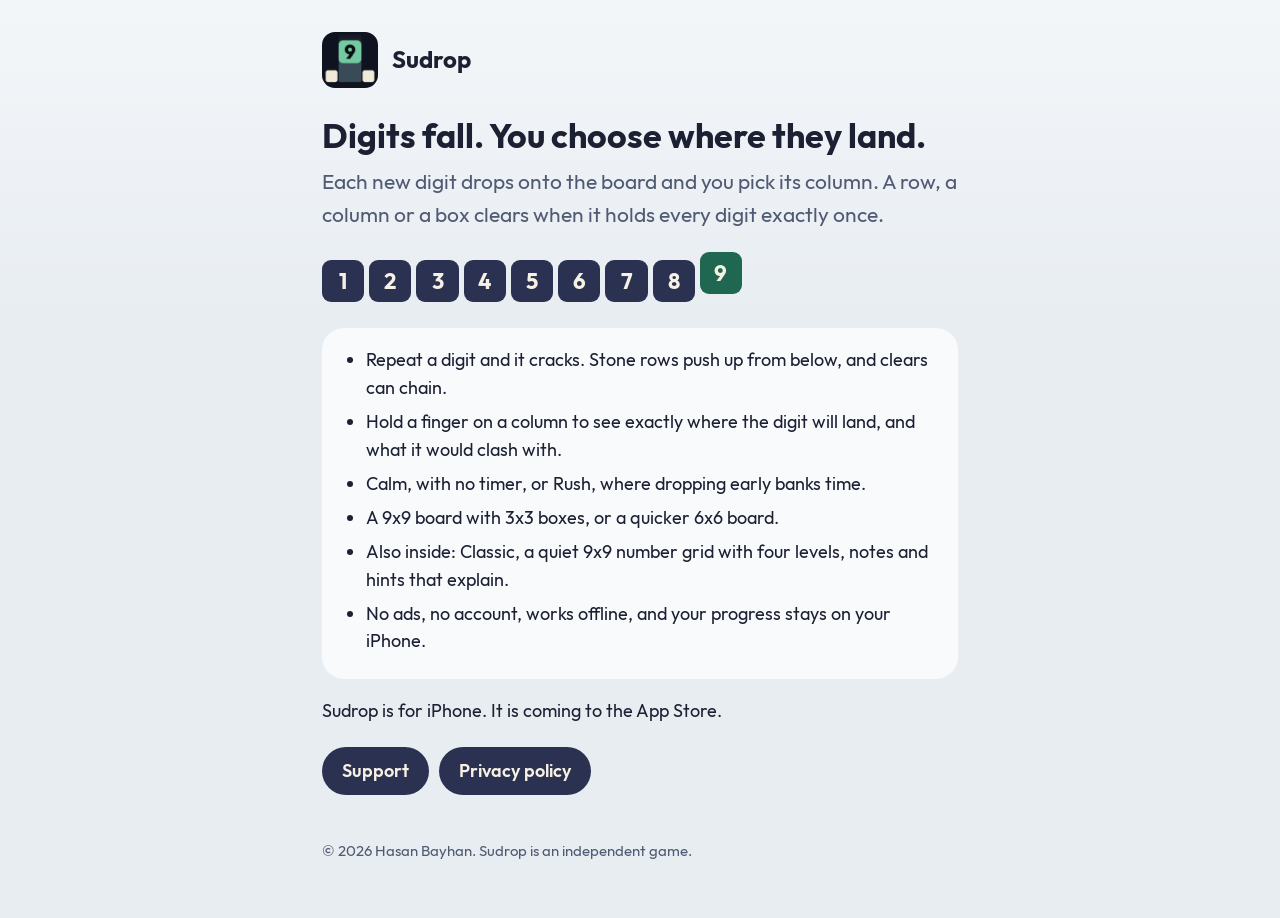
<file: index.html>
<!doctype html>
<html lang="en">
<head>
<meta charset="utf-8">
<meta name="viewport" content="width=device-width, initial-scale=1">
<title>Sudrop - a falling digit puzzle</title>
<meta name="description" content="Sudrop is a falling digit puzzle for iPhone. Digits fall and you pick the column. Fill a row, column or box with every digit once and it clears.">
<link rel="icon" type="image/png" href="assets/icon-256.png">
<link rel="apple-touch-icon" href="assets/icon-256.png">
<link rel="stylesheet" href="assets/site.css">
</head>
<body>
<main>
  <header class="site"><img src="assets/icon-256.png" alt="Sudrop app icon"><a href="./">Sudrop</a></header>

  <h1>Digits fall. You choose where they land.</h1>
  <p class="lead">Each new digit drops onto the board and you pick its column. A row, a column or a box clears when it holds every digit exactly once.</p>

  <div class="row" aria-hidden="true"><span>1</span><span>2</span><span>3</span><span>4</span><span>5</span><span>6</span><span>7</span><span>8</span><span class="fall">9</span></div>

  <div class="card">
    <ul>
      <li>Repeat a digit and it cracks. Stone rows push up from below, and clears can chain.</li>
      <li>Hold a finger on a column to see exactly where the digit will land, and what it would clash with.</li>
      <li>Calm, with no timer, or Rush, where dropping early banks time.</li>
      <li>A 9x9 board with 3x3 boxes, or a quicker 6x6 board.</li>
      <li>Also inside: Classic, a quiet 9x9 number grid with four levels, notes and hints that explain.</li>
      <li>No ads, no account, works offline, and your progress stays on your iPhone.</li>
    </ul>
  </div>

  <p>Sudrop is for iPhone. It is coming to the App Store.</p>

  <nav class="links" aria-label="Pages">
    <a href="support/">Support</a>
    <a href="privacy/">Privacy policy</a>
  </nav>

  <footer>&copy; 2026 Hasan Bayhan. Sudrop is an independent game.</footer>
</main>
</body>
</html>
</file>
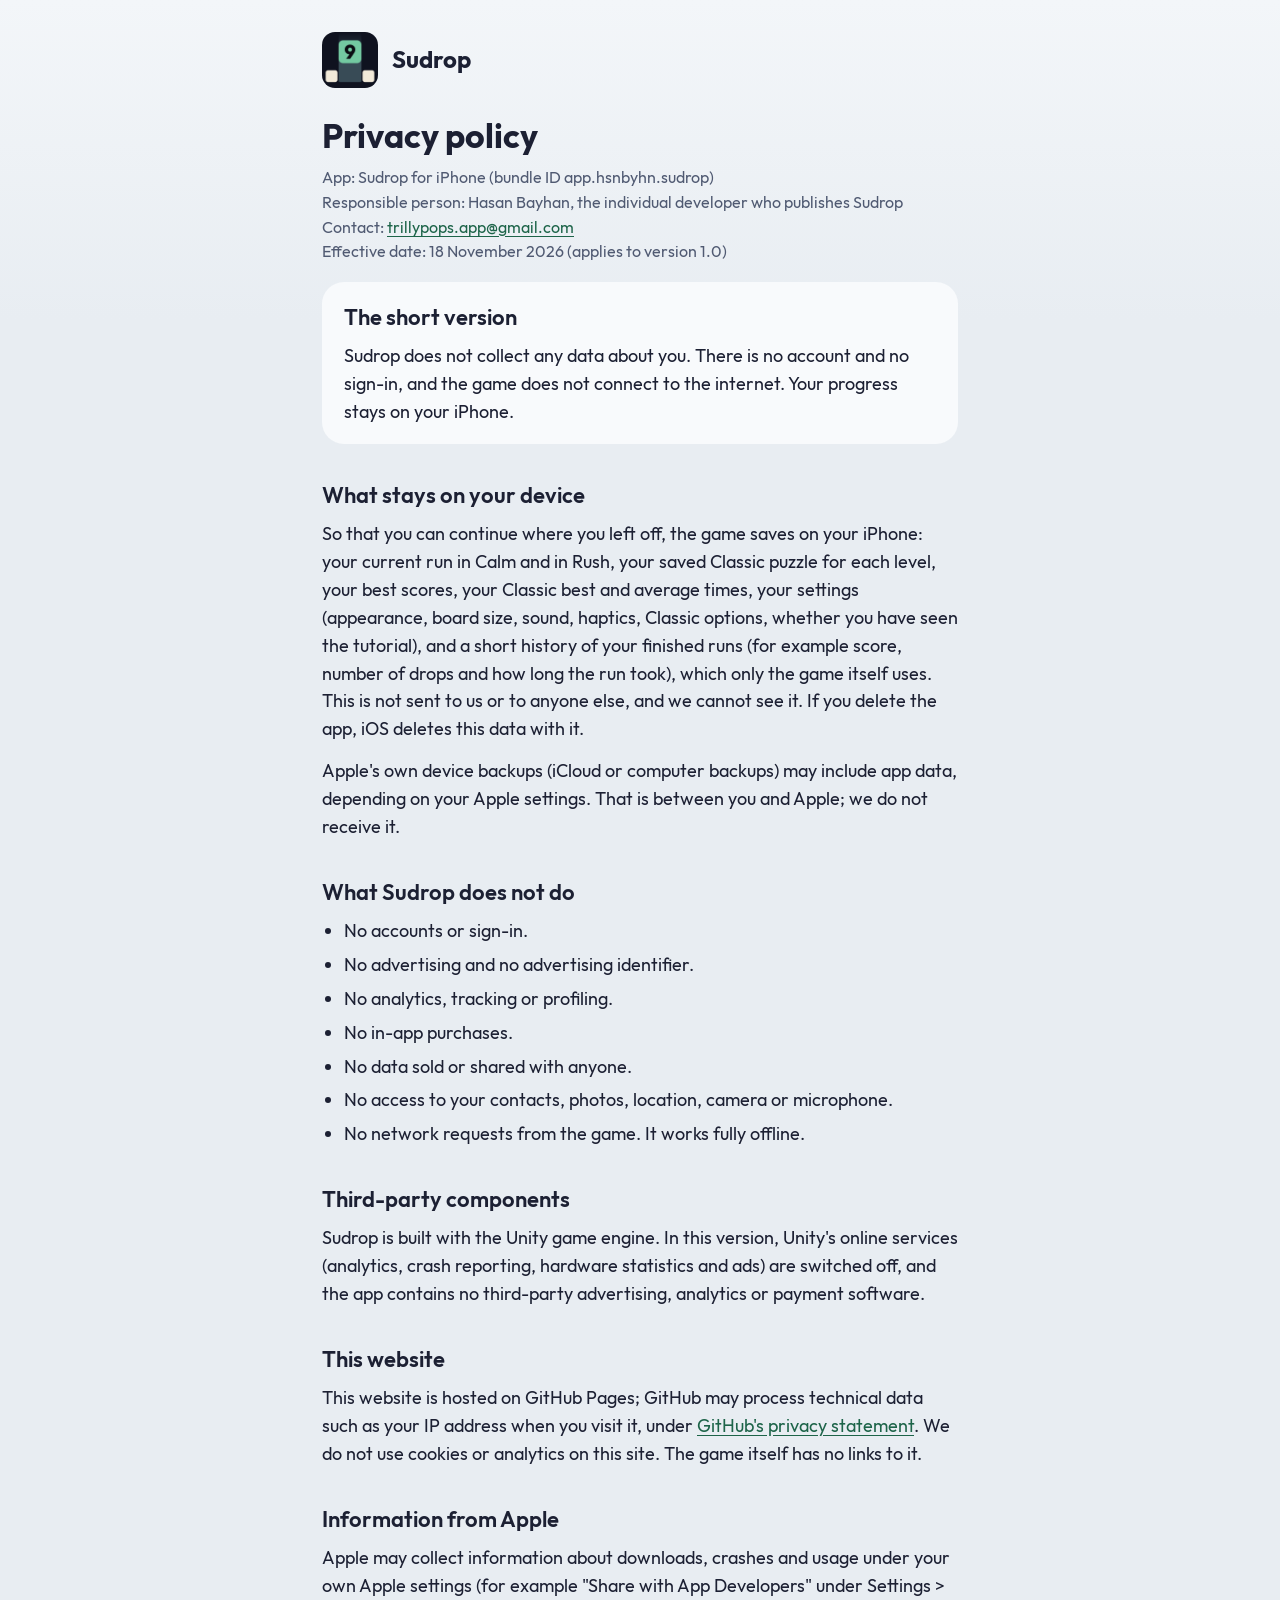
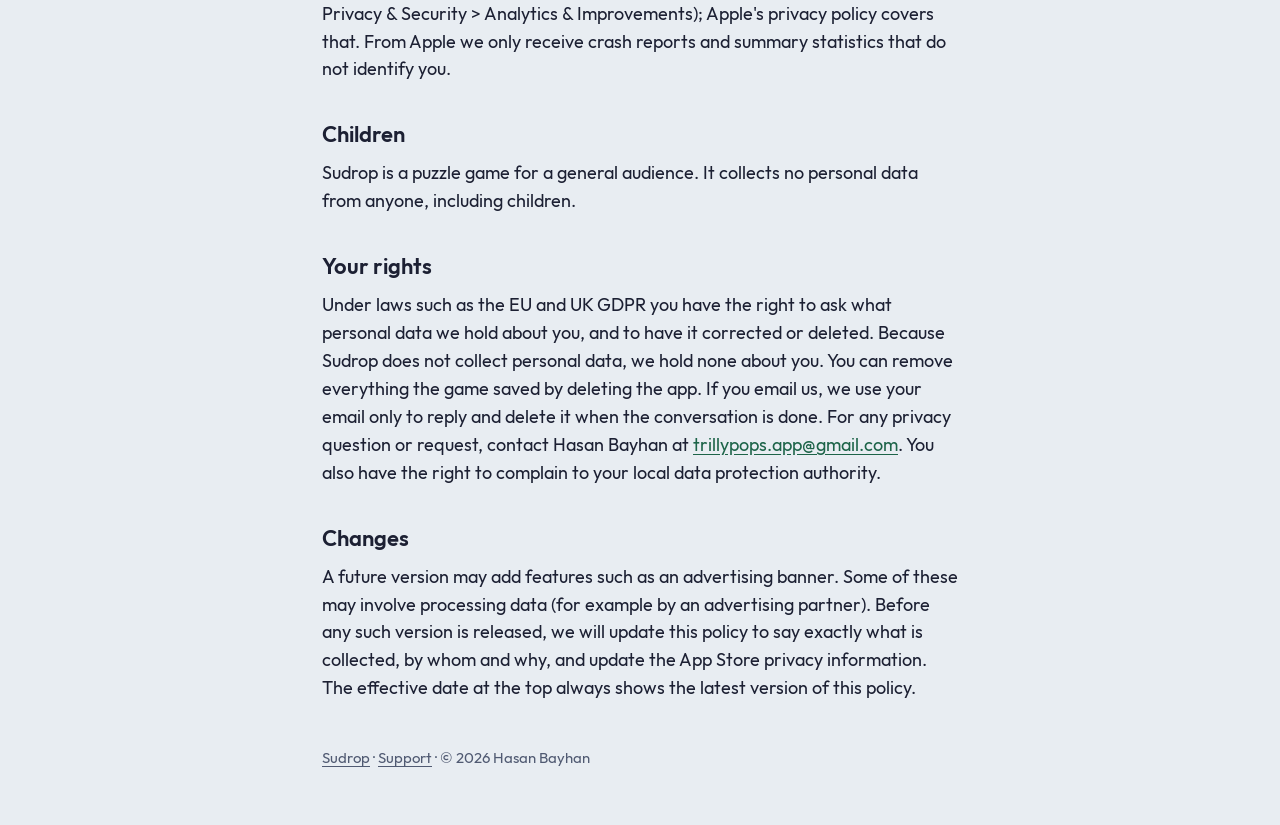
<file: privacy/index.html>
<!doctype html>
<html lang="en">
<head>
<meta charset="utf-8">
<meta name="viewport" content="width=device-width, initial-scale=1">
<title>Sudrop - Privacy policy</title>
<meta name="description" content="Sudrop privacy policy: the app collects no data. No ads, no analytics, no account; progress stays on your device.">
<link rel="icon" type="image/png" href="../assets/icon-256.png">
<link rel="stylesheet" href="../assets/site.css">
</head>
<body>
<main>
  <header class="site"><img src="../assets/icon-256.png" alt="Sudrop app icon"><a href="../">Sudrop</a></header>

  <h1>Privacy policy</h1>
  <p class="meta">App: Sudrop for iPhone (bundle ID app.hsnbyhn.sudrop)<br>
  Responsible person: Hasan Bayhan, the individual developer who publishes Sudrop<br>
  Contact: <a href="mailto:trillypops.app@gmail.com">trillypops.app@gmail.com</a><br>
  Effective date: 18 November 2026 (applies to version 1.0)</p>

  <div class="card">
    <h2 style="margin-top:0">The short version</h2>
    <p>Sudrop does not collect any data about you. There is no account and no sign-in, and the game does not connect to the internet. Your progress stays on your iPhone.</p>
  </div>

  <h2>What stays on your device</h2>
  <p>So that you can continue where you left off, the game saves on your iPhone: your current run in Calm and in Rush, your saved Classic puzzle for each level, your best scores, your Classic best and average times, your settings (appearance, board size, sound, haptics, Classic options, whether you have seen the tutorial), and a short history of your finished runs (for example score, number of drops and how long the run took), which only the game itself uses. This is not sent to us or to anyone else, and we cannot see it. If you delete the app, iOS deletes this data with it.</p>
  <p>Apple's own device backups (iCloud or computer backups) may include app data, depending on your Apple settings. That is between you and Apple; we do not receive it.</p>

  <h2>What Sudrop does not do</h2>
  <ul>
    <li>No accounts or sign-in.</li>
    <li>No advertising and no advertising identifier.</li>
    <li>No analytics, tracking or profiling.</li>
    <li>No in-app purchases.</li>
    <li>No data sold or shared with anyone.</li>
    <li>No access to your contacts, photos, location, camera or microphone.</li>
    <li>No network requests from the game. It works fully offline.</li>
  </ul>

  <h2>Third-party components</h2>
  <p>Sudrop is built with the Unity game engine. In this version, Unity's online services (analytics, crash reporting, hardware statistics and ads) are switched off, and the app contains no third-party advertising, analytics or payment software.</p>

  <h2>This website</h2>
  <p>This website is hosted on GitHub Pages; GitHub may process technical data such as your IP address when you visit it, under <a href="https://docs.github.com/en/site-policy/privacy-policies/github-general-privacy-statement">GitHub's privacy statement</a>. We do not use cookies or analytics on this site. The game itself has no links to it.</p>

  <h2>Information from Apple</h2>
  <p>Apple may collect information about downloads, crashes and usage under your own Apple settings (for example "Share with App Developers" under Settings &gt; Privacy &amp; Security &gt; Analytics &amp; Improvements); Apple's privacy policy covers that. From Apple we only receive crash reports and summary statistics that do not identify you.</p>

  <h2>Children</h2>
  <p>Sudrop is a puzzle game for a general audience. It collects no personal data from anyone, including children.</p>

  <h2>Your rights</h2>
  <p>Under laws such as the EU and UK GDPR you have the right to ask what personal data we hold about you, and to have it corrected or deleted. Because Sudrop does not collect personal data, we hold none about you. You can remove everything the game saved by deleting the app. If you email us, we use your email only to reply and delete it when the conversation is done. For any privacy question or request, contact Hasan Bayhan at <a href="mailto:trillypops.app@gmail.com">trillypops.app@gmail.com</a>. You also have the right to complain to your local data protection authority.</p>

  <h2>Changes</h2>
  <p>A future version may add features such as an advertising banner. Some of these may involve processing data (for example by an advertising partner). Before any such version is released, we will update this policy to say exactly what is collected, by whom and why, and update the App Store privacy information. The effective date at the top always shows the latest version of this policy.</p>

  <footer><a href="../">Sudrop</a> &middot; <a href="../support/">Support</a> &middot; &copy; 2026 Hasan Bayhan</footer>
</main>
</body>
</html>
</file>
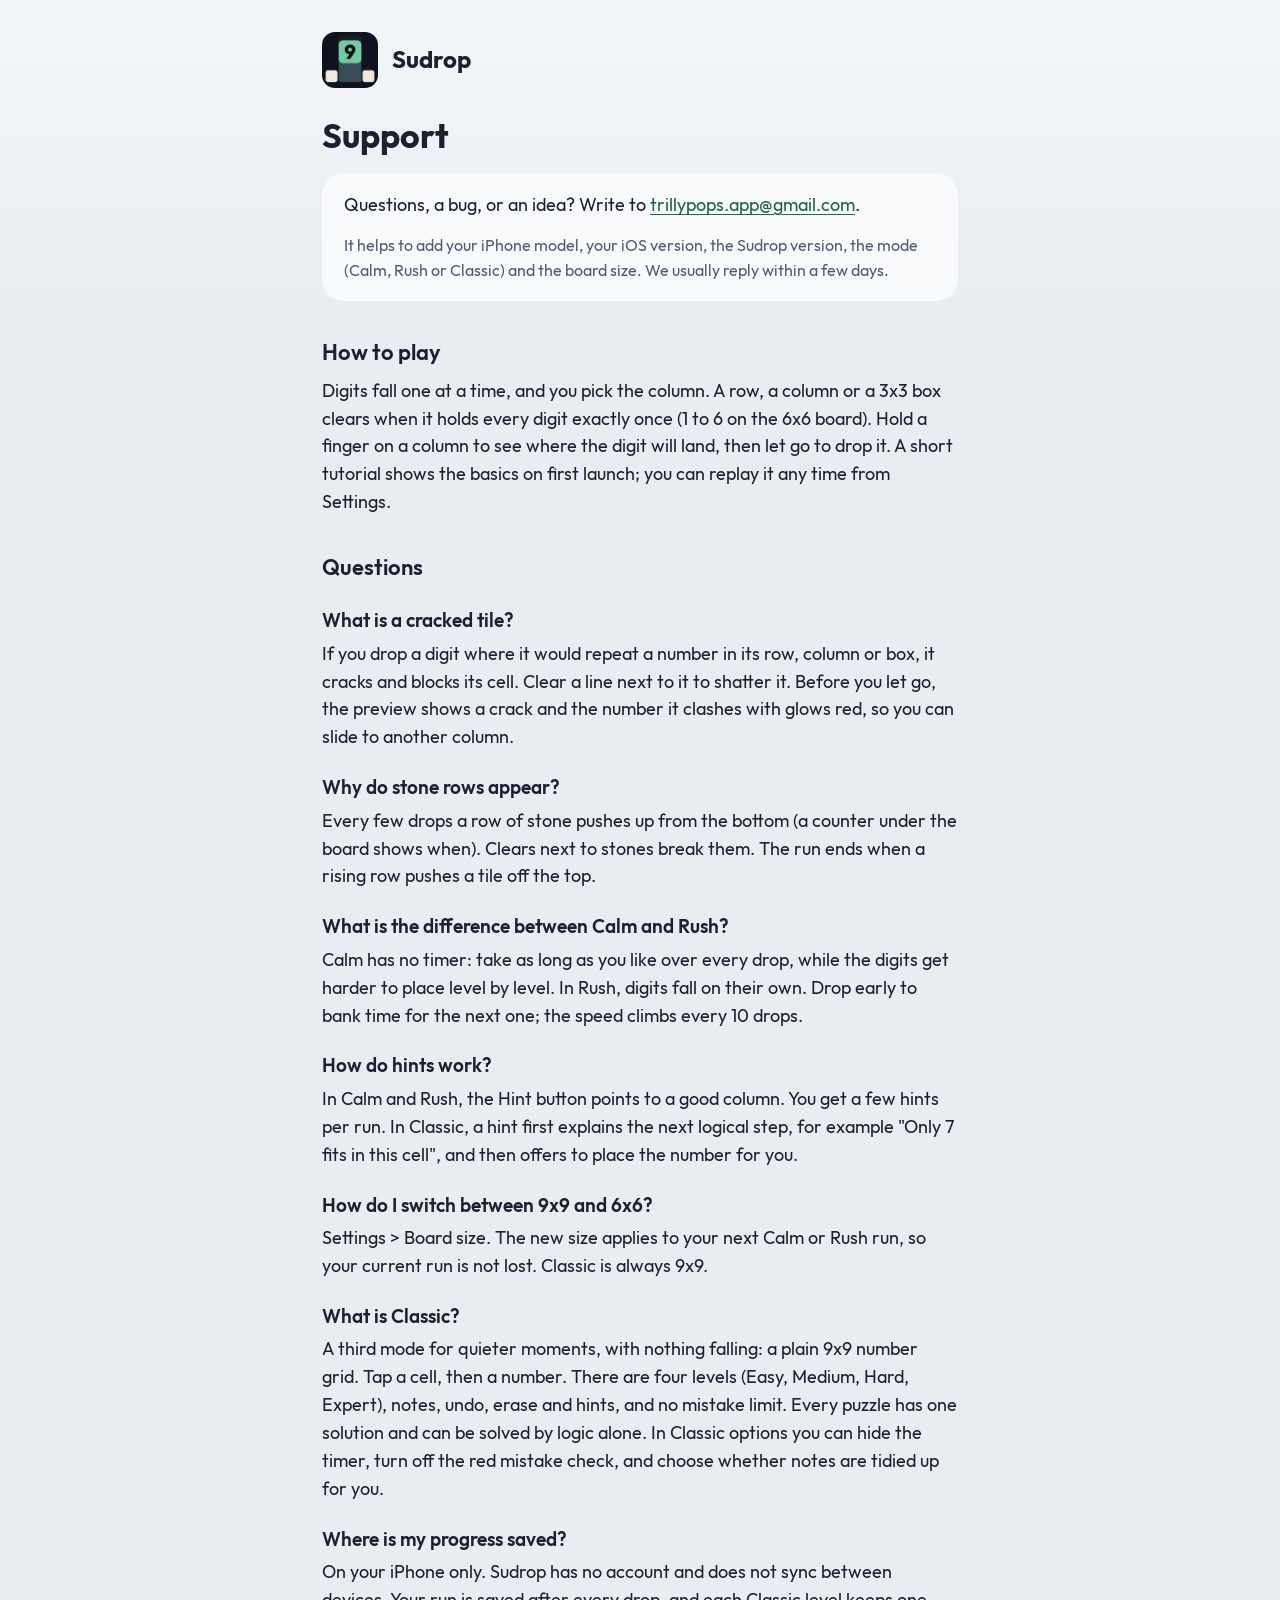
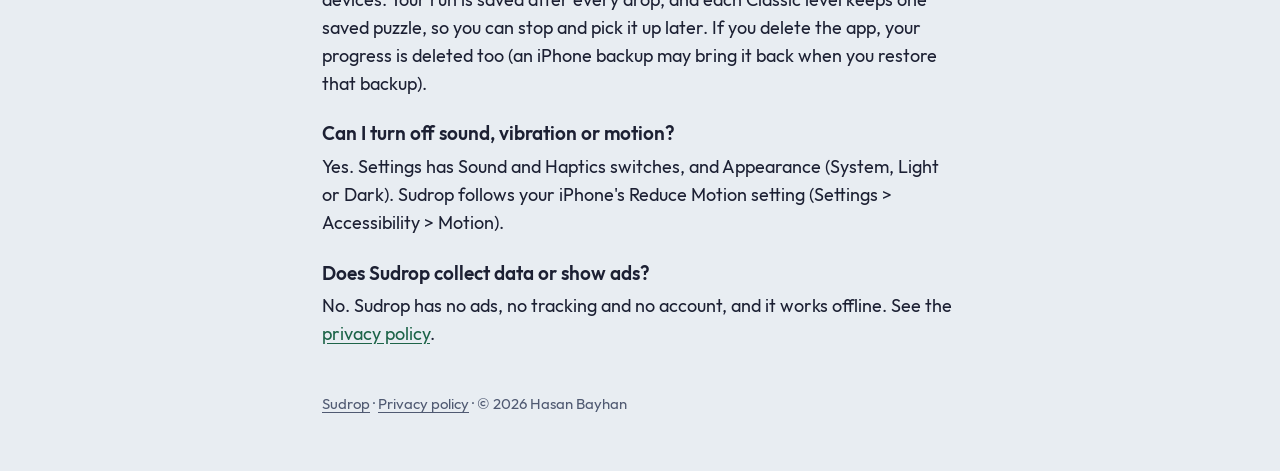
<file: support/index.html>
<!doctype html>
<html lang="en">
<head>
<meta charset="utf-8">
<meta name="viewport" content="width=device-width, initial-scale=1">
<title>Sudrop - Support</title>
<meta name="description" content="Help for Sudrop: contact, how to play, cracks and stone rows, Calm and Rush, hints, board size, Classic and saved progress.">
<link rel="icon" type="image/png" href="../assets/icon-256.png">
<link rel="stylesheet" href="../assets/site.css">
</head>
<body>
<main>
  <header class="site"><img src="../assets/icon-256.png" alt="Sudrop app icon"><a href="../">Sudrop</a></header>

  <h1>Support</h1>
  <div class="card">
    <p>Questions, a bug, or an idea? Write to <a href="mailto:trillypops.app@gmail.com?subject=Sudrop">trillypops.app@gmail.com</a>.</p>
    <p class="meta">It helps to add your iPhone model, your iOS version, the Sudrop version, the mode (Calm, Rush or Classic) and the board size. We usually reply within a few days.</p>
  </div>

  <h2>How to play</h2>
  <p>Digits fall one at a time, and you pick the column. A row, a column or a 3x3 box clears when it holds every digit exactly once (1 to 6 on the 6x6 board). Hold a finger on a column to see where the digit will land, then let go to drop it. A short tutorial shows the basics on first launch; you can replay it any time from Settings.</p>

  <h2>Questions</h2>

  <h3>What is a cracked tile?</h3>
  <p>If you drop a digit where it would repeat a number in its row, column or box, it cracks and blocks its cell. Clear a line next to it to shatter it. Before you let go, the preview shows a crack and the number it clashes with glows red, so you can slide to another column.</p>

  <h3>Why do stone rows appear?</h3>
  <p>Every few drops a row of stone pushes up from the bottom (a counter under the board shows when). Clears next to stones break them. The run ends when a rising row pushes a tile off the top.</p>

  <h3>What is the difference between Calm and Rush?</h3>
  <p>Calm has no timer: take as long as you like over every drop, while the digits get harder to place level by level. In Rush, digits fall on their own. Drop early to bank time for the next one; the speed climbs every 10 drops.</p>

  <h3>How do hints work?</h3>
  <p>In Calm and Rush, the Hint button points to a good column. You get a few hints per run. In Classic, a hint first explains the next logical step, for example "Only 7 fits in this cell", and then offers to place the number for you.</p>

  <h3>How do I switch between 9x9 and 6x6?</h3>
  <p>Settings &gt; Board size. The new size applies to your next Calm or Rush run, so your current run is not lost. Classic is always 9x9.</p>

  <h3>What is Classic?</h3>
  <p>A third mode for quieter moments, with nothing falling: a plain 9x9 number grid. Tap a cell, then a number. There are four levels (Easy, Medium, Hard, Expert), notes, undo, erase and hints, and no mistake limit. Every puzzle has one solution and can be solved by logic alone. In Classic options you can hide the timer, turn off the red mistake check, and choose whether notes are tidied up for you.</p>

  <h3>Where is my progress saved?</h3>
  <p>On your iPhone only. Sudrop has no account and does not sync between devices. Your run is saved after every drop, and each Classic level keeps one saved puzzle, so you can stop and pick it up later. If you delete the app, your progress is deleted too (an iPhone backup may bring it back when you restore that backup).</p>

  <h3>Can I turn off sound, vibration or motion?</h3>
  <p>Yes. Settings has Sound and Haptics switches, and Appearance (System, Light or Dark). Sudrop follows your iPhone's Reduce Motion setting (Settings &gt; Accessibility &gt; Motion).</p>

  <h3>Does Sudrop collect data or show ads?</h3>
  <p>No. Sudrop has no ads, no tracking and no account, and it works offline. See the <a href="../privacy/">privacy policy</a>.</p>

  <footer><a href="../">Sudrop</a> &middot; <a href="../privacy/">Privacy policy</a> &middot; &copy; 2026 Hasan Bayhan</footer>
</main>
</body>
</html>
</file>
<file: assets/site.css>
/* Sudrop site - tokens from unity/Assets/Sudrop/DigitDrop/View/Theme.cs
   light = "Porcelain & Ink", dark = "Frost dark"; font Outfit (SIL OFL 1.1, fonts/OFL.txt) */
@font-face { font-family: "Outfit"; src: url("fonts/Outfit-Regular.ttf") format("truetype"); font-weight: 400; font-display: swap; }
@font-face { font-family: "Outfit"; src: url("fonts/Outfit-SemiBold.ttf") format("truetype"); font-weight: 600; font-display: swap; }
@font-face { font-family: "Outfit"; src: url("fonts/Outfit-Bold.ttf") format("truetype"); font-weight: 700; font-display: swap; }
:root {
  color-scheme: light dark;
  --bg: #E8EDF2; --bg-top: #F3F6F9; --surface: #F8FAFC; --text: #1C2033; --muted: #505A72;
  --accent: #1D6449; --primary: #2B3150; --primary-text: #F7F1E4;
  --tile: #2B3150; --tile-digit: #F7F1E4; --cell: #D8E0E9; --fall: #1F6750; --fall-digit: #F7F1E4; --gold: #7A4F15; --gold-digit: #FFE7A3;
}
@media (prefers-color-scheme: dark) {
  :root {
    --bg: #0F121F; --bg-top: #0F121F; --surface: #191C2E; --text: #F2EAD9; --muted: #ABB0CD;
    --accent: #73C9A1; --primary: #F2EAD9; --primary-text: #14161E;
    --tile: #F2EAD9; --tile-digit: #14161E; --cell: #20243A; --fall: #73C9A1; --fall-digit: #0B0D13; --gold: #F2D67D; --gold-digit: #14161E;
  }
}
* { box-sizing: border-box; }
html { -webkit-text-size-adjust: 100%; }
body {
  margin: 0; color: var(--text); background: linear-gradient(180deg, var(--bg-top), var(--bg) 320px) var(--bg);
  font: 18px/1.55 "Outfit", -apple-system, BlinkMacSystemFont, "Segoe UI", system-ui, sans-serif;
}
main { max-width: 680px; margin: 0 auto; padding: 32px 22px 56px; }
header.site { display: flex; align-items: center; gap: 14px; margin-bottom: 28px; }
header.site img { width: 56px; height: 56px; border-radius: 13px; }
header.site a { color: var(--text); text-decoration: none; font-weight: 700; font-size: 24px; }
h1 { font-size: 34px; line-height: 1.15; margin: 0 0 10px; font-weight: 700; }
h2 { font-size: 22px; margin: 34px 0 8px; font-weight: 600; }
h3 { font-size: 19px; margin: 22px 0 4px; font-weight: 600; }
p, ul { margin: 0 0 14px; }
ul { padding-left: 22px; }
li { margin-bottom: 6px; }
a { color: var(--accent); text-underline-offset: 3px; }
.lead { font-size: 21px; color: var(--muted); }
.card { background: var(--surface); border-radius: 22px; padding: 18px 22px; margin: 18px 0; }
.card p:last-child, .card ul:last-child { margin-bottom: 0; }
.meta { color: var(--muted); font-size: 16px; }
/* a row counting 1 to 9, with the last digit falling in: the game's one rule */
.row { display: grid; grid-template-columns: repeat(9, 1fr); gap: 5px; margin: 30px 0 26px; max-width: 420px; }
.row span { aspect-ratio: 1; border-radius: 9px; display: flex; align-items: center; justify-content: center;
  background: var(--tile); color: var(--tile-digit); font-weight: 700; font-size: clamp(15px, 4.4vw, 22px); }
.row span.fall { background: var(--fall); color: var(--fall-digit); transform: translateY(-8px); }
.row span.gold { background: var(--gold); color: var(--gold-digit); }
nav.links { display: flex; flex-wrap: wrap; gap: 10px; margin: 22px 0; }
nav.links a { display: inline-block; background: var(--primary); color: var(--primary-text); text-decoration: none; font-weight: 600; padding: 10px 20px; border-radius: 999px; }
footer { margin-top: 44px; color: var(--muted); font-size: 15px; }
footer a { color: var(--muted); }
@media (prefers-reduced-motion: no-preference) { nav.links a { transition: opacity .2s ease; } nav.links a:hover { opacity: .85; } }
</file>
